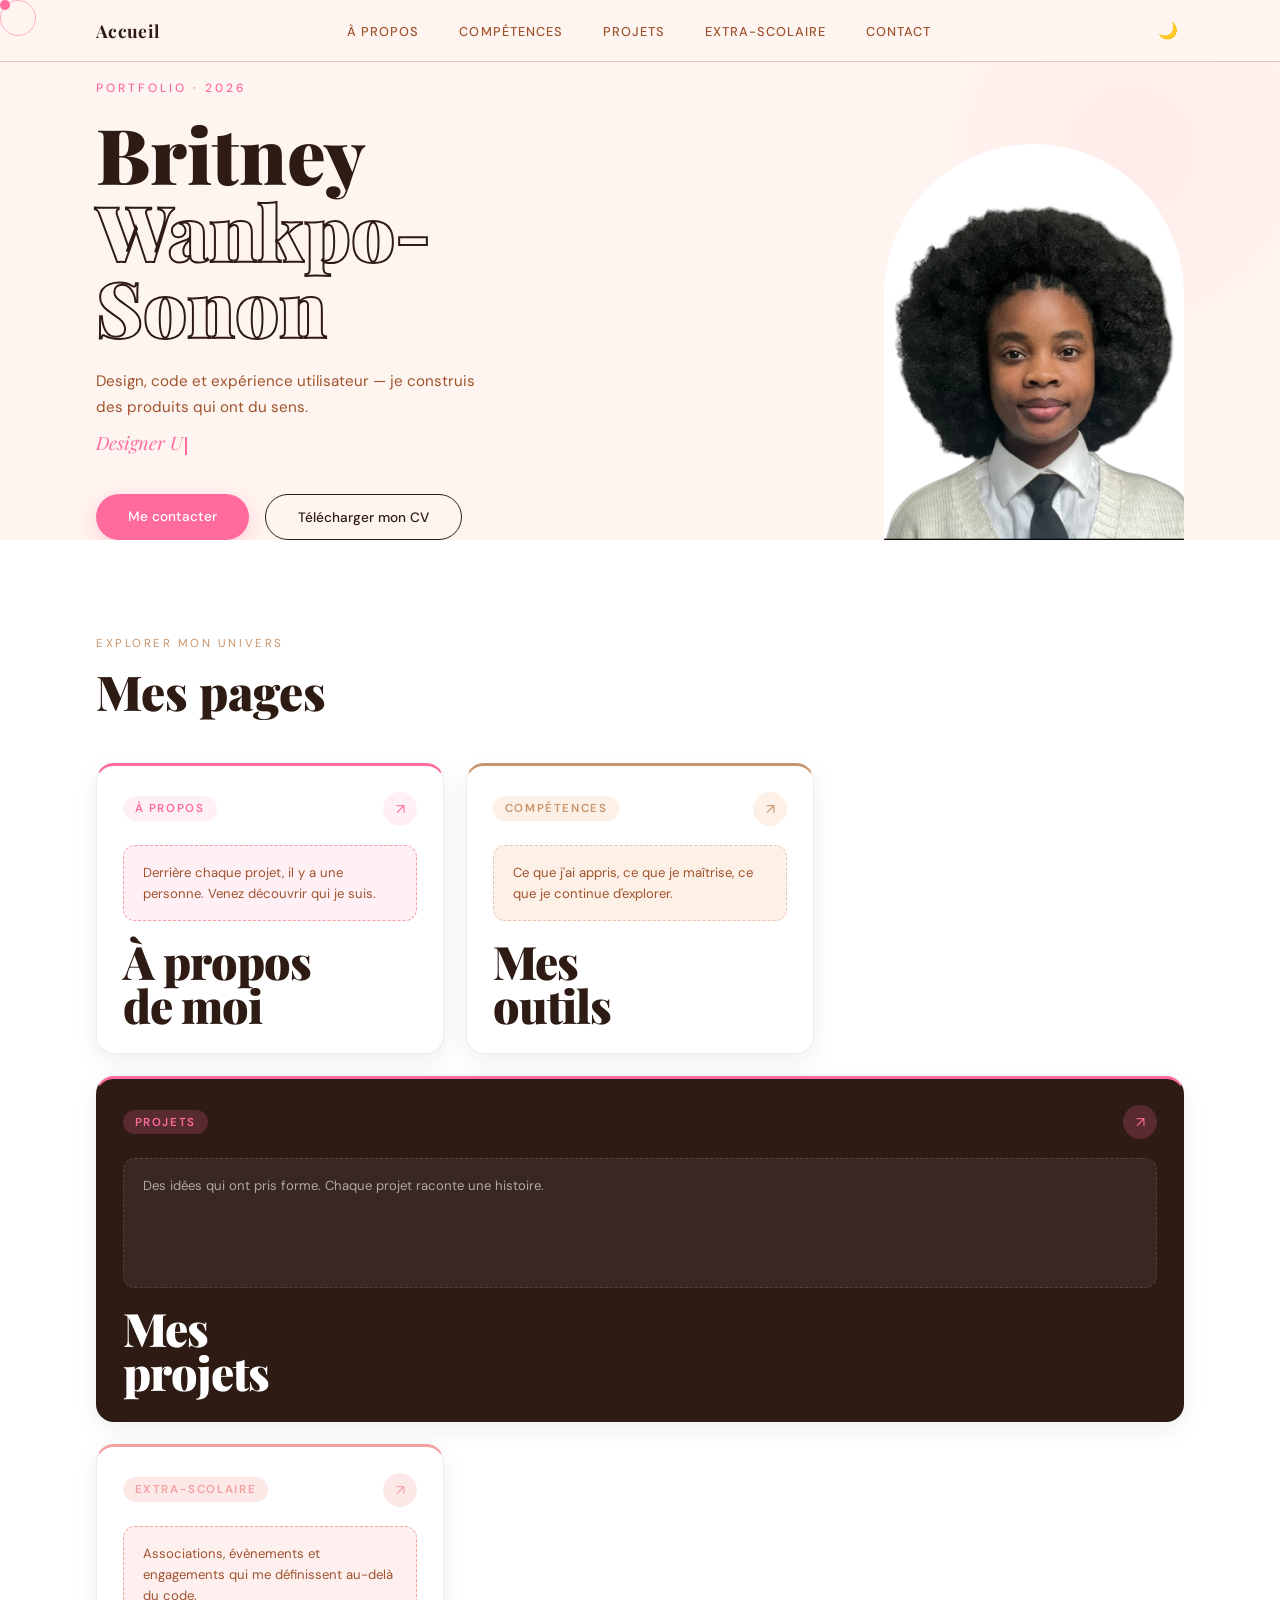
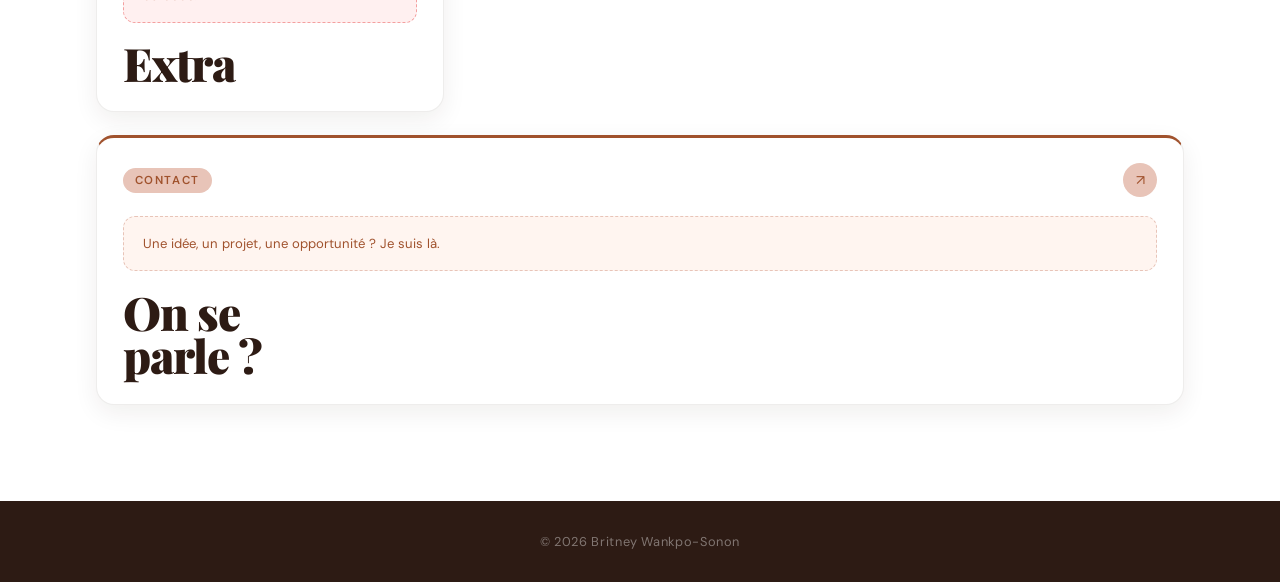
<file: index.html>
<!DOCTYPE html>
<html lang="fr">
<head>
  <meta charset="UTF-8">
  <meta name="viewport" content="width=device-width, initial-scale=1.0">
  <meta name="description" content="Portfolio de Britney WANKPO-SONON, développeuse fullstack et future Product Manager.">
  <meta property="og:title" content="Britney WANKPO-SONON | Portfolio">
  <meta property="og:description" content="Portfolio de Britney WANKPO-SONON, développeuse fullstack et future Product Manager.">
  <meta property="og:image" content="assets/img/My_pic.jpg">
  <title>Britney WANKPO-SONON | Portfolio</title>

  <link rel="preconnect" href="https://fonts.googleapis.com">
  <link rel="preconnect" href="https://fonts.gstatic.com" crossorigin>
  <link href="https://fonts.googleapis.com/css2?family=Playfair+Display:ital,wght@0,400;0,700;0,900;1,400&family=DM+Sans:wght@300;400;500&display=swap" rel="stylesheet">

  <link rel="stylesheet" href="css/style.css">
  <link rel="stylesheet" href="css/pages/home.css">
</head>

<body>

  <div class="cursor" id="cursor"></div>
  <div class="cursor-follower" id="cursorFollower"></div>

  <header class="navbar">
    <a href="index.html" class="navbar__logo">Accueil</a>
    <ul class="navbar__menu">
      <li><a href="about.html">À propos</a></li>
      <li><a href="skills.html">Compétences</a></li>
      <li><a href="projects.html">Projets</a></li>
      <li><a href="extra.html">Extra-scolaire</a></li>
      <li><a href="contact.html">Contact</a></li>
    </ul>
    <div class="navbar__actions">
      <button id="dark-toggle" class="dark-toggle" aria-label="Mode sombre">🌙</button>
      <button class="navbar__burger" id="burger" aria-label="Menu">
        <span></span><span></span><span></span>
      </button>
    </div>
  </header>

  <section class="hero">
    <div class="hero__content">
      <p class="hero__eyebrow">Portfolio · 2026</p>
      <h1 class="hero__title">
        <span class="hero__title-solid">Britney</span>
        <span class="hero__title-outline">Wankpo-Sonon</span>
      </h1>
      <p class="hero__subtitle">
        Design, code et expérience utilisateur — je construis des produits qui ont du sens.
      </p>
      <p class="hero__typing">
        <span id="typing-text"></span><span class="cursor-blink"></span>
      </p>
      <div class="hero__buttons">
        <a href="contact.html" class="btn btn--primary">Me contacter</a>
        <a href="assets/cv.pdf" download class="btn btn--outline">Télécharger mon CV</a>
      </div>
    </div>

    <div class="hero__photo">
      <img src="assets/img/My_pic.jpg" alt="Britney WANKPO-SONON">
    </div>

    <div class="hero__deco-circle"></div>
  </section>

  <section class="section-cards">
    <div class="section-cards__header">
      <p class="section-cards__label">Explorer mon univers</p>
      <h2 class="section-cards__title">Mes pages</h2>
    </div>

    <div class="cards-grid">

      <a href="about.html" class="card card--about">
        <div class="card__header">
          <span class="card__label">À propos</span>
          <span class="card__arrow">↗</span>
        </div>
        <div class="card__space">
          Derrière chaque projet, il y a une personne. Venez découvrir qui je suis.
        </div>
        <h3 class="card__big-title">À propos<br>de moi</h3>
      </a>

      <a href="skills.html" class="card card--skills">
        <div class="card__header">
          <span class="card__label">Compétences</span>
          <span class="card__arrow">↗</span>
        </div>
        <div class="card__space">
          Ce que j'ai appris, ce que je maîtrise, ce que je continue d'explorer.
        </div>
        <h3 class="card__big-title">Mes<br>outils</h3>
      </a>

      <a href="projects.html" class="card card--projects">
        <div class="card__header">
          <span class="card__label">Projets</span>
          <span class="card__arrow">↗</span>
        </div>
        <div class="card__space">
          Des idées qui ont pris forme. Chaque projet raconte une histoire.
        </div>
        <h3 class="card__big-title">Mes<br>projets</h3>
      </a>

      <a href="extra.html" class="card card--extra">
        <div class="card__header">
          <span class="card__label">Extra-scolaire</span>
          <span class="card__arrow">↗</span>
        </div>
        <div class="card__space">
          Associations, évènements et engagements qui me définissent au-delà du code.
        </div>
        <h3 class="card__big-title">Extra</h3>
      </a>

      <a href="contact.html" class="card card--contact">
        <div class="card__header">
          <span class="card__label">Contact</span>
          <span class="card__arrow">↗</span>
        </div>
        <div class="card__space">
          Une idée, un projet, une opportunité ? Je suis là.
        </div>
        <h3 class="card__big-title">On se<br>parle ?</h3>
      </a>

    </div>
  </section>

  <footer class="footer">
    <p>© 2026 Britney Wankpo-Sonon</p>
  </footer>

  <script src="js/main.js"></script>
</body>
</html>
</file>
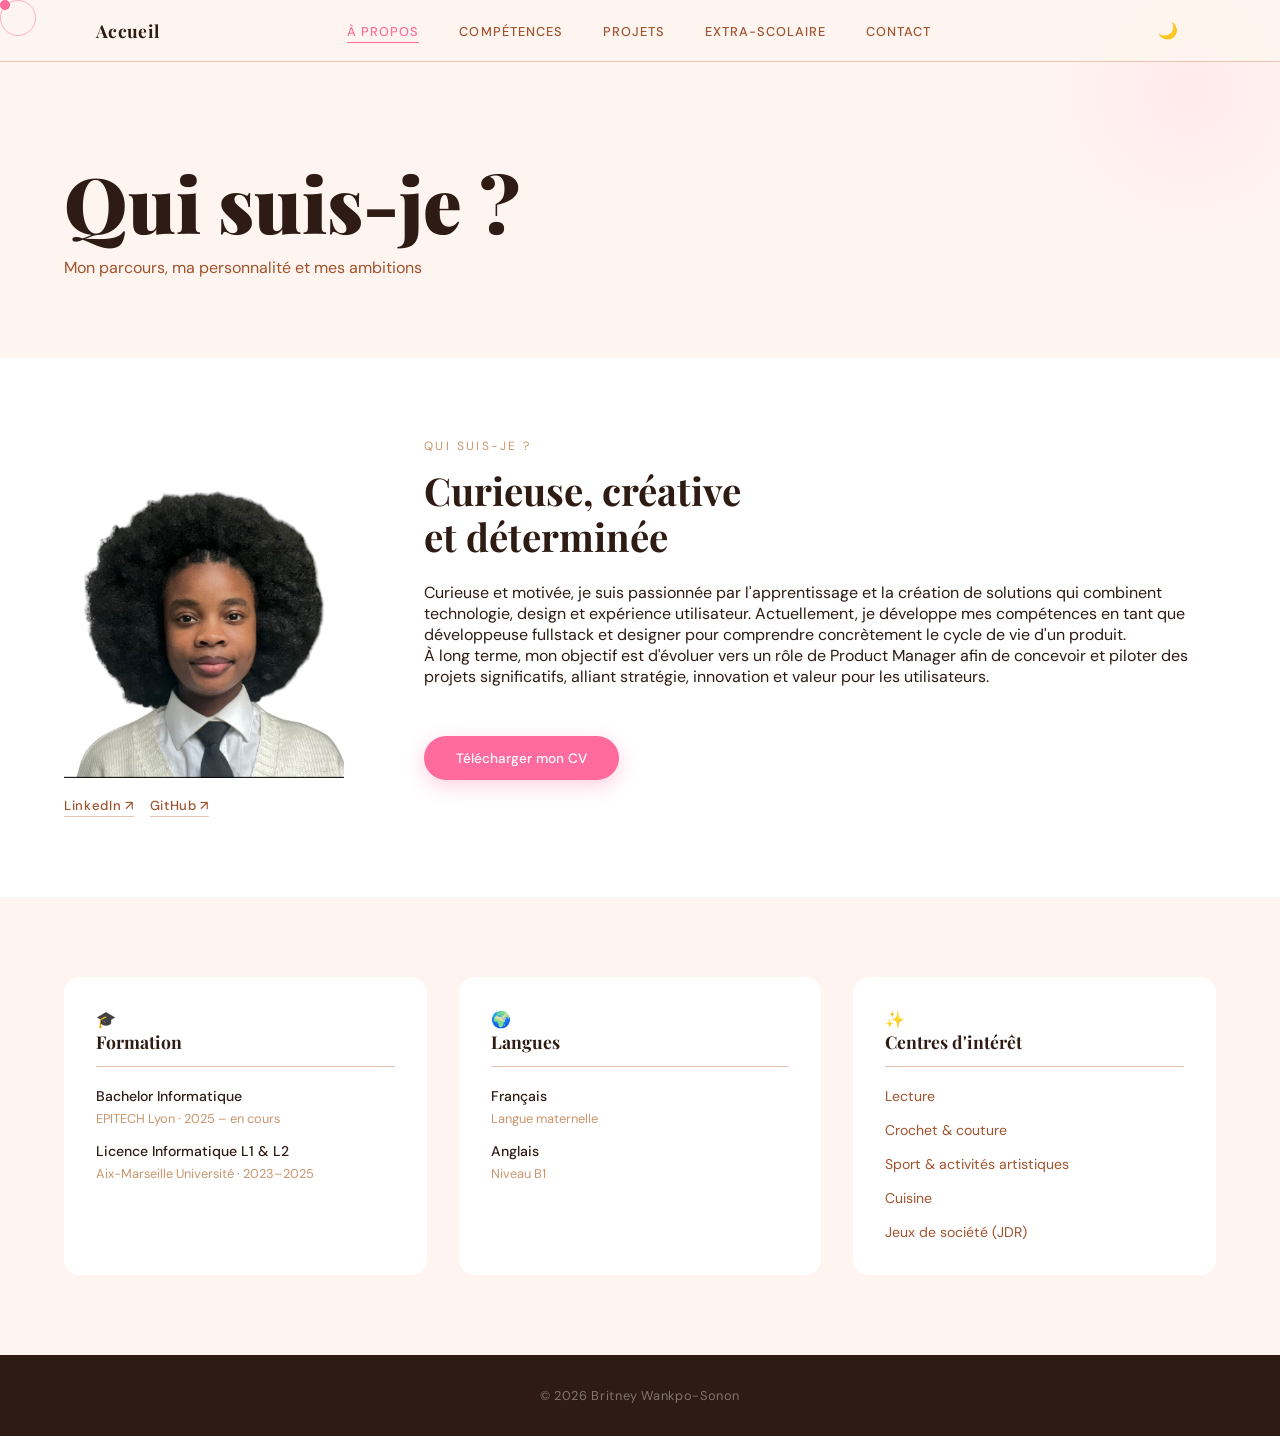
<file: about.html>
<!DOCTYPE html>
<html lang="fr">
<head>
  <meta charset="UTF-8">
  <meta name="viewport" content="width=device-width, initial-scale=1.0">
  <meta name="description" content="À propos de Britney WANKPO-SONON, parcours et personnalité.">
  <title>À propos | Britney WANKPO-SONON</title>
  <link rel="preconnect" href="https://fonts.googleapis.com">
  <link rel="preconnect" href="https://fonts.gstatic.com" crossorigin>
  <link href="https://fonts.googleapis.com/css2?family=Playfair+Display:ital,wght@0,400;0,700;0,900;1,400&family=DM+Sans:wght@300;400;500&display=swap" rel="stylesheet">
  <link rel="stylesheet" href="css/style.css">
  <link rel="stylesheet" href="css/pages/about.css">
</head>
<body>
  <div class="cursor" id="cursor"></div>
  <div class="cursor-follower" id="cursorFollower"></div>

  <header class="navbar">
    <a href="index.html" class="navbar__logo">Accueil</a>
    <ul class="navbar__menu">
      <li><a href="about.html" class="navbar__menu-active">À propos</a></li>
      <li><a href="skills.html">Compétences</a></li>
      <li><a href="projects.html">Projets</a></li>
      <li><a href="extra.html">Extra-scolaire</a></li>
      <li><a href="contact.html">Contact</a></li>
    </ul>
    <div class="navbar__actions">
      <button id="dark-toggle" class="dark-toggle" aria-label="Mode sombre">🌙</button>
      <button class="navbar__burger" id="burger" aria-label="Menu">
        <span></span><span></span><span></span>
      </button>
    </div>
  </header>

  <!-- header de page -->
  <section class="page-header">
    <div class="page-header__deco"></div>
    <h1 class="page-header__title">Qui suis-je ?</h1>
    <p class="page-header__sub">Mon parcours, ma personnalité et mes ambitions</p>
  </section>

  <!-- intro : photo + texte -->
  <section class="about-intro">

    <div class="about-intro__photo reveal">
      <img src="assets/img/My_pic.jpg" alt="Britney WANKPO-SONON">
      <div class="about-intro__social">
        <a href="https://www.linkedin.com/in/s%C3%A8tonkpo-beline-britney-wankpo-sonon-538bb4353" target="_blank">LinkedIn ↗</a>
        <a href="https://github.com/Britney05-06" target="_blank">GitHub ↗</a>
      </div>
    </div>

    <div class="about-intro__content reveal">
      <p class="about-intro__label">Qui suis-je ?</p>
      <h2 class="about-intro__title">Curieuse, créative<br>et déterminée</h2>
      <p class="about-intro__text">
        Curieuse et motivée, je suis passionnée par l'apprentissage et la création de solutions
        qui combinent technologie, design et expérience utilisateur.
        Actuellement, je développe mes compétences en tant que développeuse fullstack
        et designer pour comprendre concrètement le cycle de vie d'un produit.
      </p>
      <p class="about-intro__text">
        À long terme, mon objectif est d'évoluer vers un rôle de Product Manager afin de
        concevoir et piloter des projets significatifs, alliant stratégie, innovation
        et valeur pour les utilisateurs.
      </p>
      <a href="assets/cv.pdf" download class="btn btn--primary">Télécharger mon CV</a>
    </div>

  </section>

  <!-- cards infos -->
  <section class="about-infos">

    <div class="about-infos__card reveal">
      <div class="about-infos__card-icon">🎓</div>
      <h3 class="about-infos__card-title">Formation</h3>
      <ul class="about-infos__list">
        <li>
          <strong>Bachelor Informatique</strong>
          <span>EPITECH Lyon · 2025 – en cours</span>
        </li>
        <li>
          <strong>Licence Informatique L1 & L2</strong>
          <span>Aix-Marseille Université · 2023–2025</span>
        </li>
      </ul>
    </div>

    <div class="about-infos__card reveal">
      <div class="about-infos__card-icon">🌍</div>
      <h3 class="about-infos__card-title">Langues</h3>
      <ul class="about-infos__list">
        <li>
          <strong>Français</strong>
          <span>Langue maternelle</span>
        </li>
        <li>
          <strong>Anglais</strong>
          <span>Niveau B1</span>
        </li>
      </ul>
    </div>

    <div class="about-infos__card reveal">
      <div class="about-infos__card-icon">✨</div>
      <h3 class="about-infos__card-title">Centres d'intérêt</h3>
      <ul class="about-infos__list about-infos__list--hobbies">
        <li>Lecture</li>
        <li>Crochet & couture</li>
        <li>Sport & activités artistiques</li>
        <li>Cuisine</li>
        <li>Jeux de société (JDR)</li>
      </ul>
    </div>

  </section>

  <footer class="footer">
    <p>© 2026 Britney Wankpo-Sonon</p>
  </footer>

  <script src="js/main.js"></script>
</body>
</html>
</file>
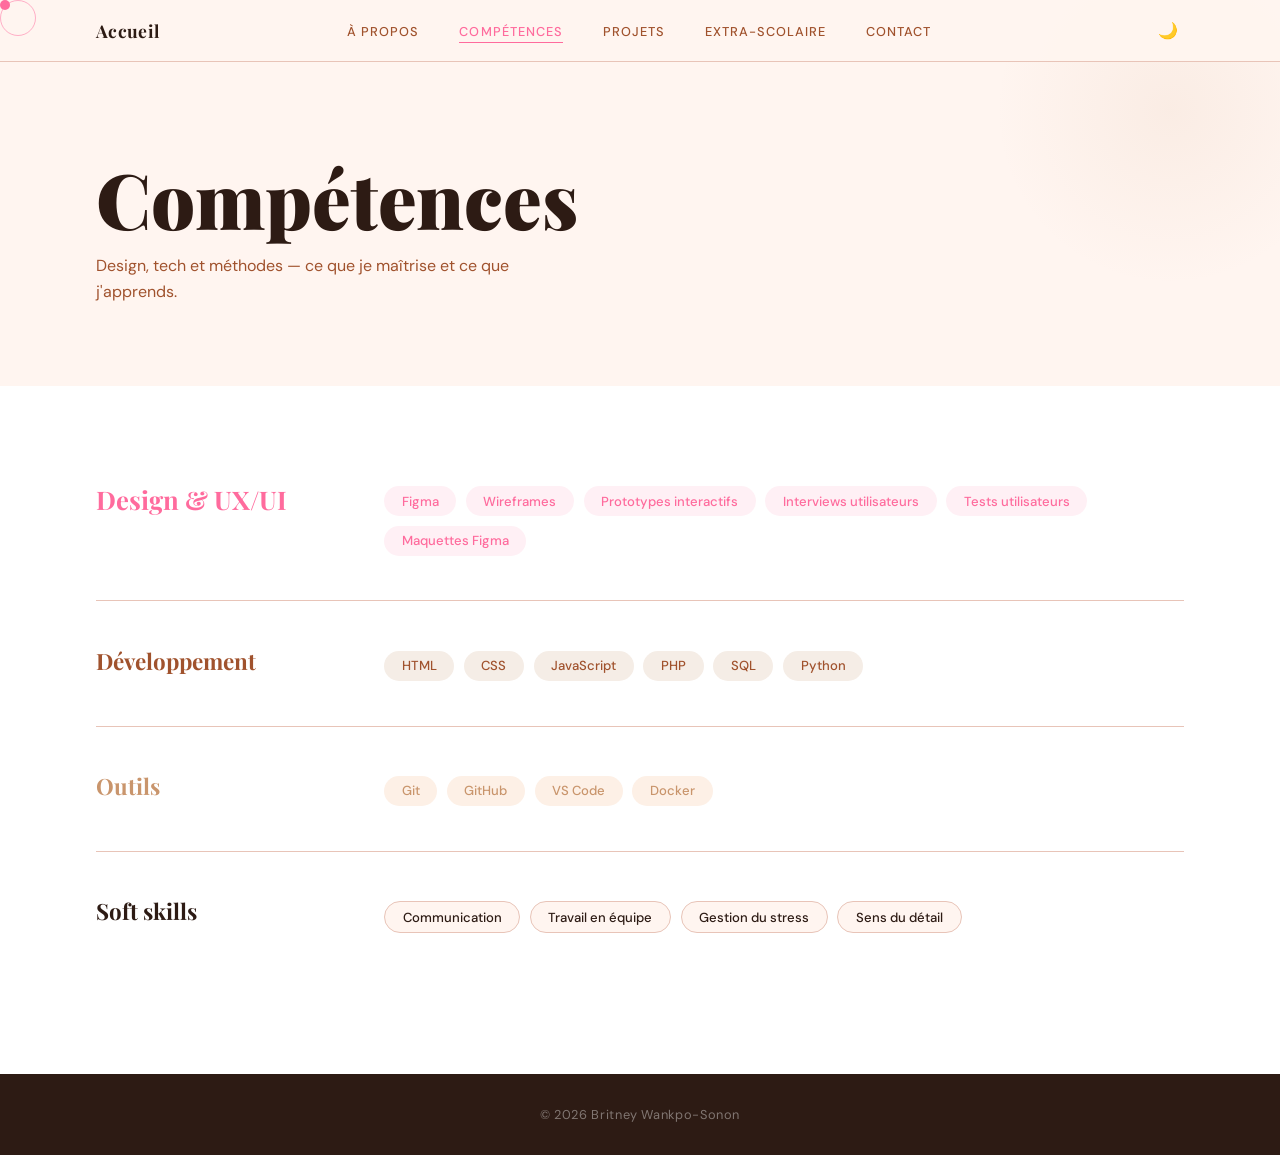
<file: skills.html>
<!DOCTYPE html>
<html lang="fr">
<head>
  <meta charset="UTF-8">
  <meta name="viewport" content="width=device-width, initial-scale=1.0">
  <meta name="description" content="Compétences de Britney WANKPO-SONON, UX/UI design, développement et soft skills.">
  <title>Compétences | Britney WANKPO-SONON</title>
  <link rel="preconnect" href="https://fonts.googleapis.com">
  <link rel="preconnect" href="https://fonts.gstatic.com" crossorigin>
  <link href="https://fonts.googleapis.com/css2?family=Playfair+Display:ital,wght@0,400;0,700;0,900;1,400&family=DM+Sans:wght@300;400;500&display=swap" rel="stylesheet">
  <link rel="stylesheet" href="css/style.css">
  <link rel="stylesheet" href="css/pages/skills.css">
</head>
<body>
  <div class="cursor" id="cursor"></div>
  <div class="cursor-follower" id="cursorFollower"></div>

  <header class="navbar">
    <a href="index.html" class="navbar__logo">Accueil</a>
    <ul class="navbar__menu">
      <li><a href="about.html">À propos</a></li>
      <li><a href="skills.html" class="navbar__menu-active">Compétences</a></li>
      <li><a href="projects.html">Projets</a></li>
      <li><a href="extra.html">Extra-scolaire</a></li>
      <li><a href="contact.html">Contact</a></li>
    </ul>
    <div class="navbar__actions">
      <button id="dark-toggle" class="dark-toggle" aria-label="Mode sombre">🌙</button>
      <button class="navbar__burger" id="burger" aria-label="Menu">
        <span></span><span></span><span></span>
      </button>
    </div>
  </header>

  <section class="page-header">
    <div class="page-header__deco"></div>
    <h1 class="page-header__title">Compétences</h1>
    <p class="page-header__sub">Design, tech et méthodes — ce que je maîtrise et ce que j'apprends.</p>
  </section>

  <section class="skills-section">

    <div class="skills-group skills-group--featured skills-group--ux">
      <h2 class="skills-group__title">Design & UX/UI</h2>
      <div class="skills-tags">
        <span class="tag tag--pink">Figma</span>
        <span class="tag tag--pink">Wireframes</span>
        <span class="tag tag--pink">Prototypes interactifs</span>
        <span class="tag tag--pink">Interviews utilisateurs</span>
        <span class="tag tag--pink">Tests utilisateurs</span>
        <span class="tag tag--pink">Maquettes Figma</span>
      </div>
    </div>

    <div class="skills-group skills-group--dev">
      <h2 class="skills-group__title">Développement</h2>
      <div class="skills-tags">
        <span class="tag tag--brown">HTML</span>
        <span class="tag tag--brown">CSS</span>
        <span class="tag tag--brown">JavaScript</span>
        <span class="tag tag--brown">PHP</span>
        <span class="tag tag--brown">SQL</span>
        <span class="tag tag--brown">Python</span>
      </div>
    </div>

    <div class="skills-group skills-group--tools">
      <h2 class="skills-group__title">Outils</h2>
      <div class="skills-tags">
        <span class="tag tag--caramel">Git</span>
        <span class="tag tag--caramel">GitHub</span>
        <span class="tag tag--caramel">VS Code</span>
        <span class="tag tag--caramel">Docker</span>
      </div>
    </div>

    <div class="skills-group skills-group--soft">
      <h2 class="skills-group__title">Soft skills</h2>
      <div class="skills-tags">
        <span class="tag tag--soft">Communication</span>
        <span class="tag tag--soft">Travail en équipe</span>
        <span class="tag tag--soft">Gestion du stress</span>
        <span class="tag tag--soft">Sens du détail</span>
      </div>
    </div>

  </section>

  <footer class="footer">
    <p>© 2026 Britney Wankpo-Sonon</p>
  </footer>

  <script src="js/main.js"></script>
</body>
</html>
</file>
<file: css/style.css>
/* variables — light mode */
:root {
  --pink-pure:  #FF6B9D;
  --pink-soft:  #F4A0A0;
  --pink-light: #FFF0F5;
  --beige:      #FFF5F0;
  --beige-mid:  #E8C4B8;
  --caramel:    #C9956C;
  --brown:      #A0522D;
  --brown-deep: #2D1B14;
  --white:      #FFFFFF;

  --bg:         #FFF5F0;
  --bg-card:    #FFFFFF;
  --bg-alt:     #FFF5F0;
  --text:       #2D1B14;
  --text-soft:  #A0522D;
  --border:     #E8C4B8;

  --serif: 'Playfair Display', serif;
  --sans:  'DM Sans', sans-serif;
}

/* variables — dark mode */
body.dark {
  --pink-pure:  #FF6B9D;
  --pink-soft:  #F4A0A0;
  --pink-light: rgba(255, 107, 157, 0.12);
  --beige:      #1A0F0A;
  --beige-mid:  #3D2418;
  --caramel:    #D4A574;
  --brown:      #C4855A;
  --brown-deep: #F5EDE6;
  --white:      #241410;

  --bg:         #1A0F0A;
  --bg-card:    #241410;
  --bg-alt:     #1F1208;
  --text:       #F5EDE6;
  --text-soft:  #C4855A;
  --border:     #3D2418;
}

/* reset */
*, *::before, *::after {
  margin: 0;
  padding: 0;
  box-sizing: border-box;
}

html { scroll-behavior: smooth; }

body {
  font-family: var(--sans);
  background: var(--beige);
  color: var(--brown-deep);
  overflow-x: hidden;
  cursor: none;
  transition: background 0.4s ease, color 0.4s ease;
}

a { text-decoration: none; color: inherit; }
ul { list-style: none; }
img { max-width: 100%; display: block; }

/* curseur */
.cursor {
  position: fixed;
  width: 10px;
  height: 10px;
  background: var(--pink-pure);
  border-radius: 50%;
  pointer-events: none;
  z-index: 9999;
}

.cursor-follower {
  position: fixed;
  width: 36px;
  height: 36px;
  border: 1.5px solid var(--pink-pure);
  border-radius: 50%;
  pointer-events: none;
  z-index: 9998;
  opacity: 0.5;
  transition: width 0.2s ease, height 0.2s ease, opacity 0.2s ease;
}

/* navbar */
.navbar {
  position: fixed;
  top: 0; left: 0; right: 0;
  z-index: 100;
  padding: 1.2rem 6rem;
  display: flex;
  align-items: center;
  justify-content: space-between;
  background: rgba(255, 245, 240, 0.95);
  border-bottom: 1px solid var(--beige-mid);
  transition: background 0.3s, box-shadow 0.3s, border-color 0.4s;
}

body.dark .navbar {
  background: rgba(26, 15, 10, 0.95);
  border-bottom-color: var(--beige-mid);
}

.navbar--scrolled {
  background: rgba(255, 250, 245, 0.92);
  backdrop-filter: blur(12px);
  box-shadow: 0 2px 20px rgba(45, 27, 20, 0.08);
}

body.dark .navbar--scrolled {
  background: rgba(26, 15, 10, 0.92);
  box-shadow: 0 2px 20px rgba(0, 0, 0, 0.3);
}

.navbar__logo {
  font-family: var(--serif);
  font-size: 1.1rem;
  font-weight: 700;
  color: var(--brown-deep);
  letter-spacing: 0.02em;
}

.navbar__menu {
  display: flex;
  gap: 2.5rem;
}

.navbar__menu a {
  font-size: 0.8rem;
  font-weight: 500;
  letter-spacing: 0.08em;
  text-transform: uppercase;
  color: var(--brown);
  transition: color 0.2s;
  position: relative;
}

.navbar__menu a::after {
  content: '';
  position: absolute;
  bottom: -3px; left: 0;
  width: 0; height: 1.5px;
  background: var(--pink-pure);
  transition: width 0.3s;
}

.navbar__menu a:hover { color: var(--pink-pure); }
.navbar__menu a:hover::after { width: 100%; }

.navbar__menu-active { color: var(--pink-pure) !important; }
.navbar__menu-active::after { width: 100% !important; }

.navbar__actions {
  display: flex;
  align-items: center;
  gap: 0.6rem;
  flex-shrink: 0;
  margin-left: 2rem;
}

/* boutons */
.btn {
  display: inline-block;
  padding: 0.85rem 2rem;
  border-radius: 50px;
  font-family: var(--sans);
  font-size: 0.85rem;
  font-weight: 500;
  border: none;
  cursor: pointer;
  transition: background 0.2s, transform 0.2s, box-shadow 0.2s;
}

.btn--primary {
  background: var(--pink-pure);
  color: #FFFFFF;
  box-shadow: 0 6px 20px rgba(255, 107, 157, 0.3);
}

.btn--primary:hover {
  background: var(--brown);
  transform: translateY(-2px);
  box-shadow: 0 10px 28px rgba(160, 82, 45, 0.25);
}

.btn--outline {
  border: 1.5px solid var(--brown-deep);
  color: var(--brown-deep);
  background: transparent;
}

.btn--outline:hover {
  background: var(--brown-deep);
  color: var(--beige);
  transform: translateY(-2px);
}

/* dark mode toggle */
.dark-toggle {
  font-size: 1rem;
  background: none;
  border: none;
  cursor: pointer;
  padding: 0.2rem 0.4rem;
  border-radius: 6px;
  transition: transform 0.2s ease;
  line-height: 1;
}

.dark-toggle:hover {
  transform: scale(1.2);
}

/* footer */
.footer {
  background: var(--brown-deep);
  color: rgba(255, 255, 255, 0.4);
  text-align: center;
  padding: 2rem;
  font-size: 0.8rem;
  letter-spacing: 0.05em;
  transition: background 0.4s ease;
}

body.dark .footer {
  background: #0F0804;
}

/* tags globaux */
.tag {
  display: inline-block;
  padding: 0.4rem 1.1rem;
  border-radius: 50px;
  font-size: 0.82rem;
  font-weight: 500;
  transition: transform 0.2s ease, box-shadow 0.2s ease, filter 0.2s ease;
}

.tag:hover {
  transform: scale(1.08);
  box-shadow: 0 4px 14px rgba(45, 27, 20, 0.15);
  filter: brightness(1.05);
}

.tag--pink    { background: var(--pink-light); color: var(--pink-pure); }
.tag--brown   { background: #F5EDE6; color: var(--brown); }
.tag--caramel { background: #FDF0E6; color: var(--caramel); }
.tag--soft    { background: var(--beige); color: var(--brown-deep); border: 1px solid var(--beige-mid); }

body.dark .tag--brown   { background: rgba(160, 82, 45, 0.15); color: var(--brown); }
body.dark .tag--caramel { background: rgba(201, 149, 108, 0.15); color: var(--caramel); }
body.dark .tag--soft    { background: rgba(255, 245, 240, 0.05); color: var(--brown-deep); border-color: var(--beige-mid); }

.tag--pink:hover    { box-shadow: 0 4px 16px rgba(255, 107, 157, 0.35); }
.tag--caramel:hover { box-shadow: 0 4px 16px rgba(180, 110, 60, 0.3); }
.tag--brown:hover   { box-shadow: 0 4px 16px rgba(45, 27, 20, 0.2); }
.tag--soft:hover    { box-shadow: 0 4px 16px rgba(45, 27, 20, 0.12); }

/* keyframes globaux */
@keyframes fadeUp {
  from { opacity: 0; transform: translateY(30px); }
  to   { opacity: 1; transform: translateY(0); }
}

@keyframes fadeLeft {
  from { opacity: 0; transform: translateX(30px); }
  to   { opacity: 1; transform: translateX(0); }
}

/* =====================
   BURGER MENU
   ===================== */
.navbar__burger {
  display: none;
  flex-direction: column;
  gap: 5px;
  cursor: pointer;
  background: none;
  border: none;
  padding: 4px;
  z-index: 101;
}

.navbar__burger span {
  display: block;
  width: 24px;
  height: 2px;
  background: var(--brown-deep);
  border-radius: 2px;
  transition: transform 0.3s ease, opacity 0.3s ease;
}

.navbar__burger.open span:nth-child(1) { transform: translateY(7px) rotate(45deg); }
.navbar__burger.open span:nth-child(2) { opacity: 0; }
.navbar__burger.open span:nth-child(3) { transform: translateY(-7px) rotate(-45deg); }

/* =====================
   RESPONSIVE
   ===================== */
@media (max-width: 900px) {
  .navbar {
    padding: 1rem 1.5rem;
  }

  .navbar__burger { display: flex; }

  .navbar__menu {
    display: none;
    position: absolute;
    top: 100%;
    left: 0; right: 0;
    background: rgba(255, 245, 240, 0.98);
    backdrop-filter: blur(12px);
    flex-direction: column;
    gap: 0;
    border-top: 1px solid var(--beige-mid);
    padding: 0.5rem 0;
    box-shadow: 0 8px 24px rgba(45, 27, 20, 0.08);
  }

  body.dark .navbar__menu {
    background: rgba(26, 15, 10, 0.98);
  }

  .navbar__menu.open { display: flex; }

  .navbar__menu a {
    display: block;
    padding: 0.9rem 1.5rem;
    font-size: 0.85rem;
  }
}
</file>
<file: css/pages/home.css>
/* hero */
.hero {
  height: 60vh;
  display: flex;
  align-items: flex-end;
  justify-content: space-between;
  padding: 9rem 6rem 0;
  position: relative;
  overflow: hidden;
  background: var(--beige);
  gap: 3rem;
}

.hero__content {
  max-width: 560px;
  position: relative;
  z-index: 1;
  align-self: center;
  padding-bottom: 4rem;
  animation: fadeUp 0.9s ease forwards;
}

.hero__eyebrow {
  font-size: 0.75rem;
  letter-spacing: 0.25em;
  text-transform: uppercase;
  color: var(--pink-pure);
  font-weight: 500;
  margin-bottom: 1.2rem;
}

.hero__title {
  font-family: var(--serif);
  font-size: clamp(3.5rem, 6vw, 5.5rem);
  font-weight: 900;
  line-height: 1;
  margin-bottom: 1.4rem;
}

.hero__title-solid {
  display: block;
  color: var(--brown-deep);
}

.hero__title-outline {
  display: block;
  color: transparent;
  -webkit-text-stroke: 2px var(--brown-deep);
}

.hero__subtitle {
  font-size: 0.95rem;
  color: var(--brown);
  line-height: 1.75;
  margin-bottom: 0.6rem;
  max-width: 400px;
}

.hero__typing {
  font-family: var(--serif);
  font-style: italic;
  font-size: 1.15rem;
  color: var(--pink-pure);
  margin-bottom: 2.2rem;
  min-height: 1.8rem;
}

.cursor-blink {
  display: inline-block;
  width: 2px;
  height: 1em;
  background: var(--pink-pure);
  margin-left: 2px;
  vertical-align: text-bottom;
  animation: blink 0.9s step-end infinite;
}

@keyframes blink {
  0%, 100% { opacity: 1; }
  50% { opacity: 0; }
}

.hero__buttons {
  display: flex;
  gap: 1rem;
  flex-wrap: wrap;
}

.hero__photo {
  flex-shrink: 0;
  width: 300px;
  height: 100%;
  align-self: flex-end;
  position: relative;
  z-index: 1;
  animation: fadeLeft 1s ease forwards;
}

.hero__photo img {
  width: 100%;
  height: 100%;
  object-fit: cover;
  object-position: top;
  border-radius: 150px 150px 0 0;
  display: block;
}

.hero__deco-circle {
  position: absolute;
  top: -100px;
  right: -100px;
  width: 500px;
  height: 500px;
  border-radius: 50%;
  background: radial-gradient(circle, var(--pink-pure), transparent 65%);
  opacity: 0.07;
  pointer-events: none;
}

/* section cards */
.section-cards {
  padding: 6rem;
  background: var(--white);
}

.section-cards__header {
  margin-bottom: 2.5rem;
}

.section-cards__label {
  font-size: 0.72rem;
  letter-spacing: 0.22em;
  text-transform: uppercase;
  color: var(--caramel);
  margin-bottom: 0.5rem;
}

.section-cards__title {
  font-family: var(--serif);
  font-size: clamp(2rem, 4vw, 3rem);
  font-weight: 900;
  color: var(--brown-deep);
}

.cards-grid {
  display: grid;
  grid-template-columns: repeat(12, 1fr);
  gap: 1.4rem;
  max-width: 1100px;
  margin: 0 auto;
}

.card {
  position: relative;
  border-radius: 18px;
  overflow: hidden;
  display: block;
  padding: 1.6rem;
  min-height: 200px;
  background: var(--white);
  border: 1px solid rgba(45, 27, 20, 0.08);
  box-shadow: 0 8px 24px rgba(45, 27, 20, 0.07);
  transition: transform 0.25s ease, box-shadow 0.25s ease;
}

.card:hover {
  transform: translateY(-6px);
  box-shadow: 0 20px 48px rgba(45, 27, 20, 0.13);
  z-index: 2;
}

.card__header {
  display: flex;
  align-items: center;
  justify-content: space-between;
  gap: 1rem;
  margin-bottom: 1.2rem;
}

.card__label {
  display: inline-flex;
  align-items: center;
  font-size: 0.72rem;
  font-weight: 600;
  letter-spacing: 0.14em;
  text-transform: uppercase;
  padding: 0.3rem 0.75rem;
  border-radius: 999px;
}

.card__space {
  border-radius: 12px;
  margin-bottom: 1.2rem;
  padding: 1rem 1.2rem;
  font-size: 0.82rem;
  line-height: 1.6;
}

.card__big-title {
  font-family: var(--serif);
  font-weight: 900;
  line-height: 0.95;
  letter-spacing: -0.02em;
  color: var(--brown-deep);
  font-size: clamp(2.2rem, 3.6vw, 3.3rem);
  margin: 0;
}

.card__arrow {
  width: 34px;
  height: 34px;
  border-radius: 50%;
  display: flex;
  align-items: center;
  justify-content: center;
  font-size: 0.9rem;
  transition: background 0.25s ease, transform 0.25s ease, color 0.25s ease;
  flex-shrink: 0;
}

.card:hover .card__arrow { transform: rotate(45deg); }

/* about */
.card--about { border-top: 3px solid var(--pink-pure); }
.card--about .card__label  { background: var(--pink-light); color: var(--pink-pure); }
.card--about .card__space  { background: var(--pink-light); color: var(--brown); border: 1px dashed var(--pink-soft); }
.card--about .card__arrow  { background: var(--pink-light); color: var(--pink-pure); }
.card--about:hover .card__arrow { background: var(--pink-pure); color: white; }

/* skills */
.card--skills { border-top: 3px solid var(--caramel); }
.card--skills .card__label  { background: #FDF0E6; color: var(--caramel); }
.card--skills .card__space  { background: #FDF0E6; color: var(--brown); border: 1px dashed var(--beige-mid); }
.card--skills .card__arrow  { background: #FDF0E6; color: var(--caramel); }
.card--skills:hover .card__arrow { background: var(--caramel); color: white; }

/* projects */
.card--projects { border-top: 3px solid var(--pink-pure); background: var(--brown-deep); }
.card--projects .card__label     { background: rgba(255, 107, 157, 0.2); color: var(--pink-pure); }
.card--projects .card__space     { background: rgba(255,255,255,0.06); color: rgba(255,255,255,0.6); border: 1px dashed rgba(255,255,255,0.12); }
.card--projects .card__big-title { color: var(--white); }
.card--projects .card__arrow     { background: rgba(255, 107, 157, 0.2); color: var(--pink-pure); }
.card--projects:hover .card__arrow { background: var(--pink-pure); color: white; }

/* extra */
.card--extra { border-top: 3px solid var(--pink-soft); }
.card--extra .card__label  { background: #FDE8E8; color: var(--pink-soft); }
.card--extra .card__space  { background: #FFF0F0; color: var(--brown); border: 1px dashed var(--pink-soft); }
.card--extra .card__arrow  { background: #FDE8E8; color: var(--pink-soft); }
.card--extra:hover .card__arrow { background: var(--pink-soft); color: white; }

/* contact */
.card--contact { border-top: 3px solid var(--brown); }
.card--contact .card__label  { background: var(--beige-mid); color: var(--brown); }
.card--contact .card__space  { background: var(--beige); color: var(--brown); border: 1px dashed var(--beige-mid); }
.card--contact .card__arrow  { background: var(--beige-mid); color: var(--brown); }
.card--contact:hover .card__arrow { background: var(--brown); color: white; }

/* grille */
.card--projects { grid-column: 1 / -1; min-height: 280px; }
.card--about    { grid-column: span 4; }
.card--skills   { grid-column: span 4; }
.card--extra    { grid-column: span 4; }
.card--contact  { grid-column: 1 / -1; min-height: 200px; }
.card--projects .card__space { height: 130px; }

/* responsive */
@media (max-width: 1024px) {
  .hero { padding: 8rem 3rem 0; }
  .section-cards { padding: 5rem 3rem; }
}

@media (max-width: 900px) {
  /* hero */
  .hero {
    height: auto;
    min-height: 60vh;
    flex-direction: row;
    align-items: flex-end;
    justify-content: space-between;
    padding: 7rem 2rem 0;
    gap: 1rem;
  }

  .hero__content {
    flex: 1;
    padding-bottom: 2.5rem;
    align-self: center;
  }

  .hero__photo {
    width: 200px;
    height: auto;
    align-self: flex-end;
    flex-shrink: 0;
  }

  .hero__photo img {
    width: 200px;
    height: 280px;
    border-radius: 100px 100px 0 0;
  }

  /* cards */
  .section-cards { padding: 4rem 2rem; }
  .cards-grid { grid-template-columns: repeat(8, 1fr); }
  .card--projects { grid-column: 1 / -1; }
  .card--about, .card--skills, .card--extra { grid-column: span 4; }
  .card--contact { grid-column: 1 / -1; }
}

@media (max-width: 480px) {
  .hero { padding: 6rem 1.5rem 0; gap: 0.5rem; }
  .hero__photo { width: 160px; }
  .hero__photo img { width: 160px; height: 220px; border-radius: 80px 80px 0 0; }
  .hero__title { font-size: clamp(2.2rem, 8vw, 3rem); }
  .cards-grid { grid-template-columns: 1fr; }
  .card--projects, .card--about, .card--skills, .card--extra, .card--contact { grid-column: 1; }
}
</file>
<file: css/pages/about.css>
/* page header */
.page-header {
  padding: 10rem 4rem 5rem;
  background: var(--beige);
  position: relative;
  overflow: hidden;
}

.page-header__deco {
  position: absolute;
  top: -60px;
  right: -60px;
  width: 300px;
  height: 300px;
  border-radius: 50%;
  background: radial-gradient(circle, var(--pink-pure), transparent 70%);
  opacity: 0.08;
  pointer-events: none;
}

.page-header__title {
  font-family: var(--serif);
  font-size: clamp(2.5rem, 6vw, 5rem);
  font-weight: 900;
  color: var(--brown-deep);
  line-height: 1.1;
  margin-bottom: 0.8rem;
}

.page-header__sub {
  font-size: 1rem;
  color: var(--brown);
  max-width: 480px;
}

/* intro */
.about-intro {
  padding: 5rem 4rem;
  display: flex;
  gap: 5rem;
  align-items: flex-start;
  background: var(--white);
}

.about-intro__photo {
  flex-shrink: 0;
  width: 280px;
}

.about-intro__photo img {
  width: 100%;
  height: 340px;
  object-fit: cover;
  object-position: top;
  border-radius: 140px 140px 0 0;
  margin-bottom: 1.2rem;
}

.about-intro__social {
  display: flex;
  gap: 1rem;
}

.about-intro__social a {
  font-size: 0.82rem;
  font-weight: 500;
  color: var(--brown);
  letter-spacing: 0.05em;
  border-bottom: 1px solid var(--beige-mid);
  padding-bottom: 2px;
  transition: color 0.2s, border-color 0.2s;
}

.about-intro__social a:hover {
  color: var(--pink-pure);
  border-color: var(--pink-pure);
}

.about-intro__text {
  flex: 1;
}

.about-intro__label {
  font-size: 0.75rem;
  letter-spacing: 0.2em;
  text-transform: uppercase;
  color: var(--caramel);
  margin-bottom: 0.8rem;
}

.about-intro__title {
  font-family: var(--serif);
  font-size: clamp(1.6rem, 3vw, 2.4rem);
  font-weight: 700;
  color: var(--brown-deep);
  line-height: 1.2;
  margin-bottom: 1.4rem;
}

.about-intro__text p {
  font-size: 0.95rem;
  color: var(--brown);
  line-height: 1.75;
  margin-bottom: 1rem;
}

.about-intro__text .btn {
  margin-top: 0.8rem;
}

.about-intro__content .btn {
  margin-top: 3.1rem;
}

/* infos */
.about-infos {
  padding: 5rem 4rem;
  background: var(--beige);
  display: grid;
  grid-template-columns: repeat(3, 1fr);
  gap: 2rem;
}

.about-infos__card {
  background: var(--white);
  border-radius: 16px;
  padding: 2rem;
}

.about-infos__card h3 {
  font-family: var(--serif);
  font-size: 1.1rem;
  font-weight: 700;
  color: var(--brown-deep);
  margin-bottom: 1.2rem;
  padding-bottom: 0.8rem;
  border-bottom: 1px solid var(--beige-mid);
}

.about-infos__card ul {
  display: flex;
  flex-direction: column;
  gap: 0.8rem;
}

.about-infos__card li {
  font-size: 0.88rem;
  color: var(--brown);
  line-height: 1.5;
}

.about-infos__card li strong {
  display: block;
  color: var(--brown-deep);
  font-weight: 500;
}

.about-infos__card li span {
  font-size: 0.8rem;
  color: var(--caramel);
}

@media (max-width: 900px) {
  .about-intro { flex-direction: column; gap: 2.5rem; padding: 3rem 2rem; }
  .about-intro__photo { width: 100%; max-width: 260px; }
  .about-infos { grid-template-columns: 1fr; padding: 3rem 2rem; }
  .page-header { padding: 8rem 2rem 3rem; }
}
</file>
<file: css/pages/skills.css>
/* page header */
.page-header {
  padding: 10rem 6rem 5rem;
  background: var(--beige);
  position: relative;
  overflow: hidden;
}

.page-header__deco {
  position: absolute;
  top: -80px; right: -80px;
  width: 380px; height: 380px;
  border-radius: 50%;
  background: radial-gradient(circle, var(--caramel), transparent 65%);
  opacity: 0.09;
  pointer-events: none;
}

.page-header__title {
  font-family: var(--serif);
  font-size: clamp(3rem, 6vw, 5rem);
  font-weight: 900;
  color: var(--brown-deep);
  line-height: 1;
  margin-bottom: 1rem;
}

.page-header__sub {
  font-size: 1rem;
  color: var(--brown);
  max-width: 480px;
  line-height: 1.65;
}

/* skills section */
.skills-section {
  padding: 6rem;
  background: var(--white);
  display: flex;
  flex-direction: column;
  gap: 0;
}

.skills-group {
  display: grid;
  grid-template-columns: 240px 1fr;
  gap: 3rem;
  align-items: start;
  padding: 2.8rem 0;
  border-bottom: 1px solid var(--beige-mid);
}

.skills-group:first-child { padding-top: 0; }
.skills-group:last-child { border-bottom: none; }

/* groupe UX/UI mis en avant — titre plus grand */
.skills-group--featured .skills-group__title {
  font-size: 1.6rem;
  color: var(--pink-pure);
}

.skills-group__title {
  font-family: var(--serif);
  font-size: 1.4rem;
  font-weight: 700;
  color: var(--brown-deep);
}

.skills-group--ux .skills-group__title    { color: var(--pink-pure); }
.skills-group--dev .skills-group__title   { color: var(--brown); }
.skills-group--tools .skills-group__title { color: var(--caramel); }
.skills-group--soft .skills-group__title  { color: var(--brown-deep); }

.skills-tags {
  display: flex;
  flex-wrap: wrap;
  gap: 0.6rem;
  padding-top: 0.3rem;
}

/* tags */
.tag {
  display: inline-block;
  padding: 0.4rem 1.1rem;
  border-radius: 50px;
  font-size: 0.82rem;
  font-weight: 500;
  transition: transform 0.2s ease, box-shadow 0.2s ease, filter 0.2s ease;
}

.tag:hover {
  transform: scale(1.08);
  box-shadow: 0 4px 14px rgba(45, 27, 20, 0.15);
  filter: brightness(1.05);
}

.tag--pink    { background: var(--pink-light); color: var(--pink-pure); }
.tag--brown   { background: #F5EDE6; color: var(--brown); }
.tag--caramel { background: #FDF0E6; color: var(--caramel); }
.tag--soft    { background: var(--beige); color: var(--brown-deep); border: 1px solid var(--beige-mid); }

.tag--pink:hover {
  box-shadow: 0 4px 16px rgba(255, 107, 157, 0.35);
}

.tag--caramel:hover {
  box-shadow: 0 4px 16px rgba(var(--caramel-rgb, 180, 110, 60), 0.3);
}

.tag--brown:hover {
  box-shadow: 0 4px 16px rgba(45, 27, 20, 0.2);
}

.tag--soft:hover {
  box-shadow: 0 4px 16px rgba(45, 27, 20, 0.12);
}

/* responsive */
@media (max-width: 900px) {
  .skills-section { padding: 4rem 3rem; }
  .skills-group { grid-template-columns: 1fr; gap: 1rem; }
  .page-header { padding: 8rem 3rem 4rem; }
}

@media (max-width: 640px) {
  .skills-section { padding: 3rem 2rem; }
  .page-header { padding: 8rem 2rem 3rem; }
}
</file>
